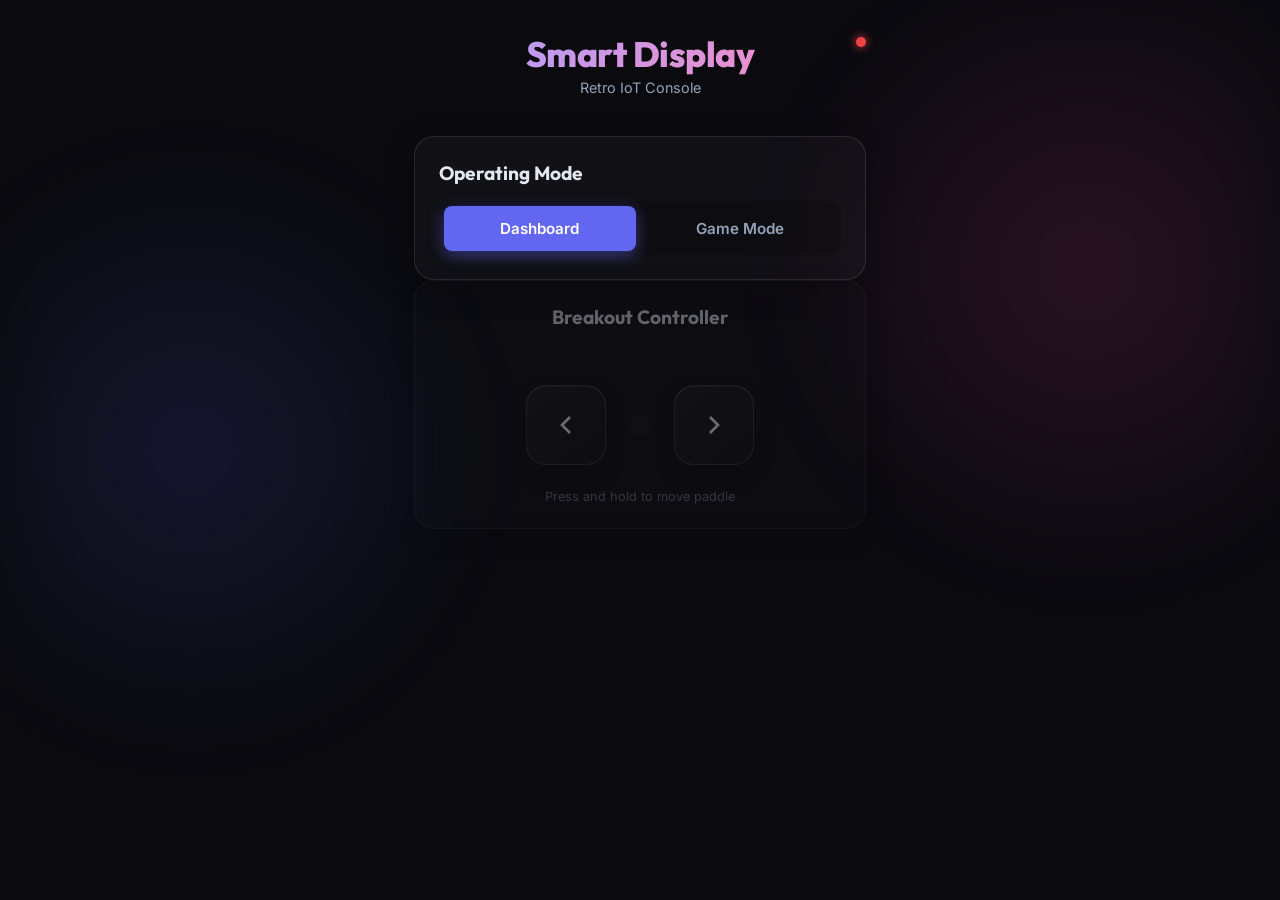
<file: data/index.html>
<!DOCTYPE html>
<html lang="en">
<head>
    <meta charset="UTF-8">
    <meta name="viewport" content="width=device-width, initial-scale=1.0, maximum-scale=1.0, user-scalable=no">
    <title>Smart Retro Display</title>
    <meta name="description" content="Dashboard and Game Controller for ESP8266 Retro Display">
    <link href="https://fonts.googleapis.com/css2?family=Inter:wght@400;500;600&family=Outfit:wght@500;700;800&display=swap" rel="stylesheet">
    <link rel="stylesheet" href="style.css">
</head>
<body>
    <div class="background-anim"></div>
    <div class="container">
        <header class="header">
            <div class="status-indicator" id="ws-status"></div>
            <h1>Smart Display</h1>
            <p>Retro IoT Console</p>
        </header>

        <main>
            <section class="card mode-selector">
                <h2>Operating Mode</h2>
                <div class="toggle-group">
                    <button class="btn active" id="btn-dashboard" onclick="setMode(0)">Dashboard</button>
                    <button class="btn" id="btn-game" onclick="setMode(1)">Game Mode</button>
                </div>
            </section>

            <section class="card controller-section" id="game-controller">
                <h2>Breakout Controller</h2>
                <div class="d-pad">
                    <button class="pad-btn" id="btn-left">
                        <svg viewBox="0 0 24 24" fill="none" stroke="currentColor" stroke-width="2"><path d="M15 18l-6-6 6-6"/></svg>
                    </button>
                    <div class="pad-center"></div>
                    <button class="pad-btn" id="btn-right">
                        <svg viewBox="0 0 24 24" fill="none" stroke="currentColor" stroke-width="2"><path d="M9 18l6-6-6-6"/></svg>
                    </button>
                </div>
                <p class="hint">Press and hold to move paddle</p>
            </section>
        </main>
    </div>
    <script src="script.js"></script>
</body>
</html>
</file>
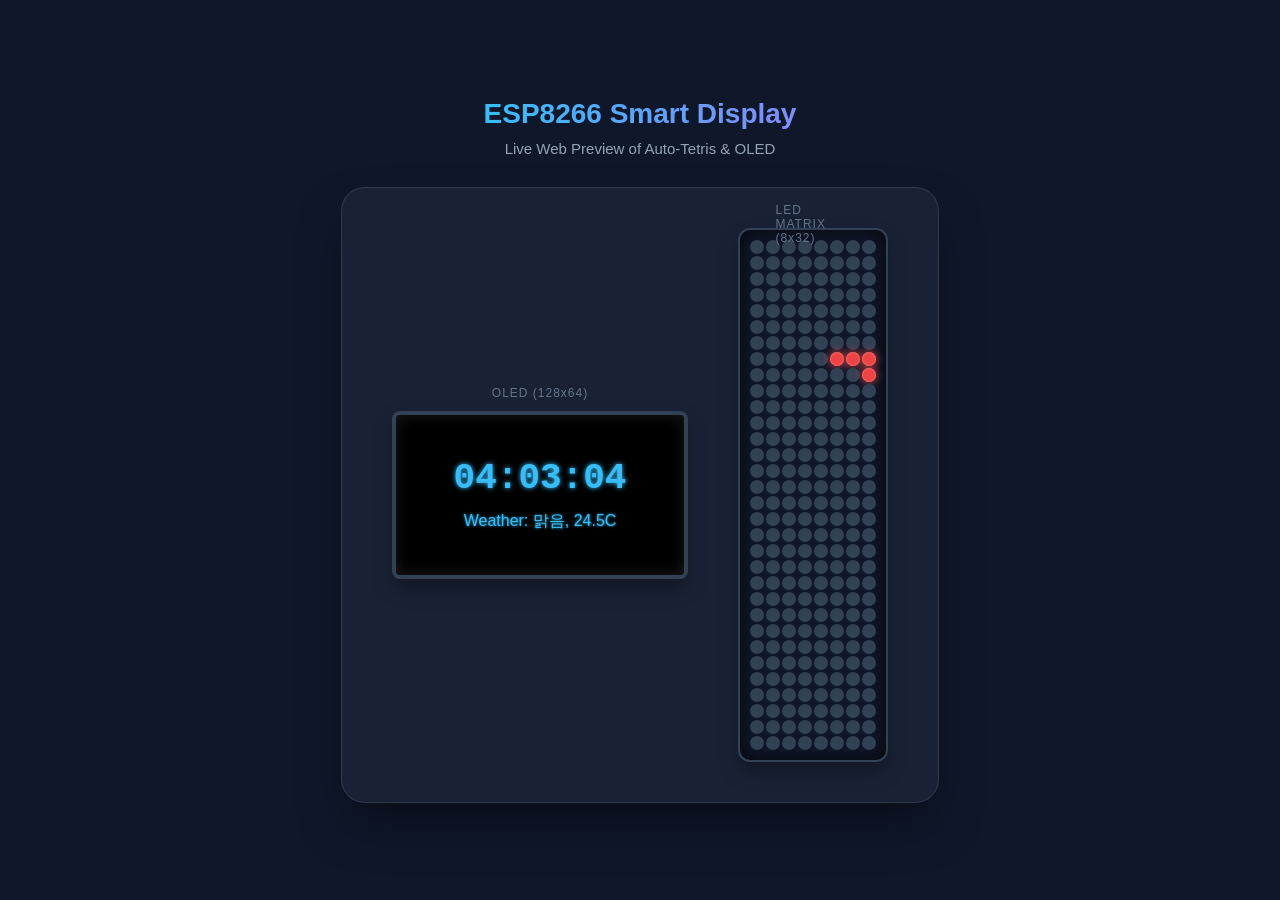
<file: preview.html>
<!DOCTYPE html>
<html lang="ko">
<head>
    <meta charset="UTF-8">
    <meta name="viewport" content="width=device-width, initial-scale=1.0">
    <title>ESP8266 Smart Display - Preview</title>
    <style>
        :root {
            --bg-color: #0f172a;
            --panel-bg: #1e293b;
            --led-off: #334155;
            --led-on: #ef4444; /* 빨간색 LED */
            --oled-bg: #000000;
            --oled-text: #38bdf8; /* 청록색 OLED */
        }
        body {
            margin: 0;
            padding: 0;
            background-color: var(--bg-color);
            color: #fff;
            font-family: 'Inter', -apple-system, sans-serif;
            display: flex;
            flex-direction: column;
            align-items: center;
            justify-content: center;
            min-height: 100vh;
        }
        .title {
            text-align: center;
            margin-bottom: 30px;
        }
        h1 { margin: 0 0 10px 0; font-size: 28px; font-weight: 700; background: linear-gradient(to right, #38bdf8, #818cf8); -webkit-background-clip: text; -webkit-text-fill-color: transparent; }
        p { margin: 0; color: #94a3b8; font-size: 15px; }
        .container {
            display: flex;
            gap: 50px;
            padding: 40px 50px;
            background: rgba(30, 41, 59, 0.7);
            border-radius: 24px;
            box-shadow: 0 25px 50px -12px rgba(0, 0, 0, 0.5);
            backdrop-filter: blur(10px);
            border: 1px solid rgba(255, 255, 255, 0.1);
            align-items: center;
        }
        /* OLED 스타일 */
        .oled-panel {
            width: 256px;
            height: 128px;
            background: var(--oled-bg);
            border-radius: 8px;
            padding: 16px;
            display: flex;
            flex-direction: column;
            justify-content: center;
            border: 4px solid #334155;
            box-shadow: inset 0 0 15px rgba(255,255,255,0.1), 0 10px 20px rgba(0,0,0,0.3);
            position: relative;
        }
        .oled-time {
            font-size: 36px;
            font-weight: bold;
            color: var(--oled-text);
            text-align: center;
            margin-bottom: 12px;
            font-family: 'Courier New', Courier, monospace;
            text-shadow: 0 0 5px var(--oled-text);
        }
        .oled-info {
            font-size: 16px;
            color: var(--oled-text);
            text-align: center;
            text-shadow: 0 0 3px var(--oled-text);
        }
        .oled-label {
            position: absolute;
            top: -25px;
            left: 50%;
            transform: translateX(-50%);
            font-size: 12px;
            color: #64748b;
            letter-spacing: 1px;
        }
        /* 매트릭스 스타일 */
        .matrix-wrapper {
            position: relative;
        }
        .matrix-label {
            position: absolute;
            top: -25px;
            left: 50%;
            transform: translateX(-50%);
            font-size: 12px;
            color: #64748b;
            letter-spacing: 1px;
        }
        .matrix-board {
            display: grid;
            grid-template-columns: repeat(8, 14px);
            grid-template-rows: repeat(32, 14px);
            gap: 2px;
            background: #0f172a;
            padding: 10px;
            border-radius: 12px;
            box-shadow: inset 0 0 20px rgba(0,0,0,0.8), 0 10px 20px rgba(0,0,0,0.3);
            border: 2px solid #334155;
        }
        .led {
            width: 100%;
            height: 100%;
            border-radius: 50%;
            background-color: var(--led-off);
            transition: background-color 0.05s, box-shadow 0.05s;
        }
        .led.on {
            background-color: var(--led-on);
            box-shadow: 0 0 8px var(--led-on), inset 0 0 2px rgba(255,255,255,0.5);
        }
    </style>
</head>
<body>

    <div class="title">
        <h1>ESP8266 Smart Display</h1>
        <p>Live Web Preview of Auto-Tetris & OLED</p>
    </div>

    <div class="container">
        <!-- OLED 시뮬레이션 -->
        <div class="matrix-wrapper">
            <div class="oled-label">OLED (128x64)</div>
            <div class="oled-panel">
                <div class="oled-time" id="oled-time">12:00:00</div>
                <div class="oled-info" id="oled-info">YouTube: 1,234</div>
            </div>
        </div>

        <!-- 8x32 매트릭스 시뮬레이션 -->
        <div class="matrix-wrapper">
            <div class="matrix-label">LED MATRIX (8x32)</div>
            <div class="matrix-board" id="matrix"></div>
        </div>
    </div>

    <script>
        // --- OLED 업데이트 로직 ---
        function updateOLED() {
            const now = new Date();
            const timeStr = now.getHours().toString().padStart(2, '0') + ':' + 
                            now.getMinutes().toString().padStart(2, '0') + ':' + 
                            now.getSeconds().toString().padStart(2, '0');
            document.getElementById('oled-time').textContent = timeStr;
            
            // 번갈아가며 보여주기
            const seconds = now.getSeconds();
            if (Math.floor(seconds / 10) % 2 === 0) {
                document.getElementById('oled-info').textContent = "Weather: 맑음, 24.5C";
            } else {
                document.getElementById('oled-info').textContent = "gihunham YT: 1,234명";
            }
        }
        setInterval(updateOLED, 1000);
        updateOLED();

        // --- 오토 테트리스 엔진 로직 (C++ 코드 기반) ---
        const BOARD_WIDTH = 8;
        const BOARD_HEIGHT = 32;
        const PIECES = [
            [[0,0], [1,0], [0,1], [1,1]], // O
            [[0,0], [0,1], [0,2], [0,3]], // I
            [[0,0], [0,1], [0,2], [1,2]], // L
            [[1,0], [1,1], [1,2], [0,2]], // J
            [[0,1], [1,1], [1,0], [2,0]], // S
            [[0,0], [1,0], [1,1], [2,1]], // Z
            [[0,0], [1,0], [2,0], [1,1]]  // T
        ];

        let board = Array.from({length: BOARD_WIDTH}, () => Array(BOARD_HEIGHT).fill(0));
        let currentPiece, pieceX, pieceY, rotation;
        let targetX, targetRotation;
        
        let isGameOver = false;
        let gameOverPhase = 0;
        let gameOverY = 0;

        const matrixDiv = document.getElementById('matrix');
        const leds = [];

        // DOM에 LED 생성
        for (let y = 0; y < BOARD_HEIGHT; y++) {
            for (let x = 0; x < BOARD_WIDTH; x++) {
                const led = document.createElement('div');
                led.className = 'led';
                matrixDiv.appendChild(led);
                leds.push(led);
            }
        }

        // 매트릭스 그리기
        function draw() {
            leds.forEach(led => led.className = 'led'); // Clear

            for (let x = 0; x < BOARD_WIDTH; x++) {
                for (let y = 0; y < BOARD_HEIGHT; y++) {
                    if (board[x][y]) {
                        leds[y * BOARD_WIDTH + x].classList.add('on');
                    }
                }
            }

            if (!isGameOver) {
                for (let i = 0; i < 4; i++) {
                    let px = PIECES[currentPiece][i][0];
                    let py = PIECES[currentPiece][i][1];
                    for(let j=0; j<rotation; j++) { let t = px; px = 1-py; py = t; }
                    let drawX = pieceX + px;
                    let drawY = pieceY + py;
                    if (drawX >= 0 && drawX < BOARD_WIDTH && drawY >= 0 && drawY < BOARD_HEIGHT) {
                        leds[drawY * BOARD_WIDTH + drawX].classList.add('on');
                    }
                }
            }
        }

        // 충돌 검사
        function checkCollision(x, y, r, p = currentPiece) {
            for (let i = 0; i < 4; i++) {
                let px = PIECES[p][i][0];
                let py = PIECES[p][i][1];
                for(let j=0; j<r; j++) { let t = px; px = 1-py; py = t; }
                let nx = x + px;
                let ny = y + py;
                if (nx < 0 || nx >= BOARD_WIDTH || ny >= BOARD_HEIGHT) return true;
                if (ny >= 0 && board[nx][ny]) return true;
            }
            return false;
        }

        // 보드 점수 평가 (휴리스틱 AI)
        function evaluateBoard(x, y, r) {
            return -(y * -1.0) + Math.random(); // 최대한 낮게 쌓도록 유도
        }

        // 최적 위치 계산
        function calculateBestMove() {
            let bestScore = -1000000;
            targetX = pieceX;
            targetRotation = 0;

            for (let r = 0; r < 4; r++) {
                for (let x = -2; x < BOARD_WIDTH; x++) {
                    let y = 0;
                    while (!checkCollision(x, y + 1, r)) y++;
                    if (checkCollision(x, y, r)) continue;

                    let s = evaluateBoard(x, y, r);
                    if (s > bestScore) {
                        bestScore = s;
                        targetX = x;
                        targetRotation = r;
                    }
                }
            }
        }

        // 블록 생성
        function spawnPiece() {
            currentPiece = Math.floor(Math.random() * 7);
            pieceX = Math.floor(BOARD_WIDTH / 2) - 1;
            pieceY = 0;
            rotation = 0;
            calculateBestMove();
            
            // 생성되자마자 충돌하면 게임 오버
            if (checkCollision(pieceX, pieceY, rotation)) {
                isGameOver = true;
                gameOverPhase = 1;
                gameOverY = 0;
            }
        }

        // 블록 고정 및 라인 삭제
        function lockPiece() {
            for (let i = 0; i < 4; i++) {
                let px = PIECES[currentPiece][i][0];
                let py = PIECES[currentPiece][i][1];
                for(let j=0; j<rotation; j++) { let t = px; px = 1-py; py = t; }
                if (pieceY + py >= 0) board[pieceX + px][pieceY + py] = 1;
            }
            
            // 라인 삭제 로직
            for (let y = BOARD_HEIGHT - 1; y >= 0; y--) {
                let full = true;
                for (let x = 0; x < BOARD_WIDTH; x++) if (!board[x][y]) full = false;
                if (full) {
                    for (let ty = y; ty > 0; ty--) {
                        for (let tx = 0; tx < BOARD_WIDTH; tx++) {
                            board[tx][ty] = board[tx][ty - 1];
                        }
                    }
                    for (let tx = 0; tx < BOARD_WIDTH; tx++) board[tx][0] = 0;
                    y++; // 현재 라인 재검사
                }
            }
        }

        function reset() {
            board = Array.from({length: BOARD_WIDTH}, () => Array(BOARD_HEIGHT).fill(0));
            isGameOver = false;
            gameOverPhase = 0;
            spawnPiece();
        }

        // 메인 게임 루프 (C++의 update 함수 역할)
        function gameLoop() {
            if (isGameOver) {
                // 게임 오버 애니메이션
                if (gameOverPhase === 1) {
                    for (let x = 0; x < BOARD_WIDTH; x++) board[x][gameOverY] = 1;
                    gameOverY++;
                    if (gameOverY >= BOARD_HEIGHT) {
                        gameOverPhase = 2;
                        gameOverY = BOARD_HEIGHT - 1;
                    }
                } else if (gameOverPhase === 2) {
                    for (let x = 0; x < BOARD_WIDTH; x++) board[x][gameOverY] = 0;
                    gameOverY--;
                    if (gameOverY < 0) {
                        reset();
                    }
                }
                draw();
                setTimeout(gameLoop, 30); // 애니메이션 속도
                return;
            }

            // 블록 이동 로직
            if (rotation !== targetRotation) {
                rotation = (rotation + 1) % 4;
            } else if (pieceX < targetX) {
                pieceX++;
            } else if (pieceX > targetX) {
                pieceX--;
            } else if (!checkCollision(pieceX, pieceY + 1, rotation)) {
                pieceY++;
            } else {
                lockPiece();
                spawnPiece();
            }

            draw();
            setTimeout(gameLoop, 100); // 블록 떨어지는 속도
        }

        // 초기화 및 시작
        reset();
        gameLoop();
    </script>
</body>
</html>
</file>
<file: data/style.css>
:root {
    --bg-dark: #0a0a0f;
    --primary: #6366f1;
    --primary-glow: rgba(99, 102, 241, 0.5);
    --secondary: #ec4899;
    --card-bg: rgba(255, 255, 255, 0.03);
    --card-border: rgba(255, 255, 255, 0.1);
    --text-main: #f8fafc;
    --text-muted: #94a3b8;
}

* {
    box-sizing: border-box;
    margin: 0;
    padding: 0;
    -webkit-tap-highlight-color: transparent;
}

body {
    font-family: 'Inter', sans-serif;
    background-color: var(--bg-dark);
    color: var(--text-main);
    min-height: 100vh;
    overflow-x: hidden;
    position: relative;
}

.background-anim {
    position: fixed;
    top: 0; left: 0; width: 100vw; height: 100vh;
    background: radial-gradient(circle at 15% 50%, rgba(99, 102, 241, 0.15), transparent 25%),
                radial-gradient(circle at 85% 30%, rgba(236, 72, 153, 0.15), transparent 25%);
    z-index: -1;
    filter: blur(40px);
}

.container {
    max-width: 500px;
    margin: 0 auto;
    padding: 2rem 1.5rem;
    display: flex;
    flex-direction: column;
    gap: 1.5rem;
}

.header {
    text-align: center;
    position: relative;
    margin-bottom: 1rem;
}

.header h1 {
    font-family: 'Outfit', sans-serif;
    font-size: 2.2rem;
    font-weight: 800;
    background: linear-gradient(135deg, #a8a2ff, #ff89c0);
    -webkit-background-clip: text;
    -webkit-text-fill-color: transparent;
    letter-spacing: -0.5px;
}

.header p {
    color: var(--text-muted);
    font-size: 0.9rem;
    margin-top: 0.2rem;
}

.status-indicator {
    width: 10px;
    height: 10px;
    border-radius: 50%;
    background-color: #ef4444; /* red default */
    position: absolute;
    top: 5px;
    right: 0px;
    box-shadow: 0 0 10px #ef4444;
    transition: all 0.3s ease;
}
.status-indicator.connected {
    background-color: #10b981;
    box-shadow: 0 0 10px #10b981;
}

.card {
    background: var(--card-bg);
    border: 1px solid var(--card-border);
    border-radius: 20px;
    padding: 1.5rem;
    backdrop-filter: blur(10px);
    box-shadow: 0 8px 32px rgba(0, 0, 0, 0.2);
}

.card h2 {
    font-family: 'Outfit', sans-serif;
    font-size: 1.2rem;
    margin-bottom: 1rem;
    color: #e2e8f0;
}

.toggle-group {
    display: flex;
    gap: 0.5rem;
    background: rgba(0,0,0,0.2);
    padding: 0.3rem;
    border-radius: 12px;
}

.btn {
    flex: 1;
    padding: 0.8rem;
    border: none;
    background: transparent;
    color: var(--text-muted);
    font-family: 'Inter', sans-serif;
    font-weight: 600;
    font-size: 0.95rem;
    border-radius: 8px;
    cursor: pointer;
    transition: all 0.2s ease;
}

.btn.active {
    background: var(--primary);
    color: white;
    box-shadow: 0 4px 15px var(--primary-glow);
}

.controller-section {
    display: flex;
    flex-direction: column;
    align-items: center;
    gap: 1.5rem;
}

.d-pad {
    display: flex;
    align-items: center;
    gap: 1.5rem;
    margin-top: 1rem;
}

.pad-btn {
    width: 80px;
    height: 80px;
    border-radius: 20px;
    border: 1px solid rgba(255,255,255,0.15);
    background: linear-gradient(145deg, rgba(255,255,255,0.05), rgba(255,255,255,0.01));
    color: white;
    display: flex;
    justify-content: center;
    align-items: center;
    cursor: pointer;
    transition: all 0.1s ease;
    box-shadow: 0 10px 20px rgba(0,0,0,0.2), inset 0 1px 0 rgba(255,255,255,0.1);
}

.pad-btn svg {
    width: 32px;
    height: 32px;
}

.pad-btn:active, .pad-btn.pressed {
    transform: translateY(4px) scale(0.95);
    background: var(--primary);
    box-shadow: 0 0px 15px var(--primary-glow), inset 0 2px 5px rgba(0,0,0,0.3);
    border-color: transparent;
}

.pad-center {
    width: 20px;
    height: 20px;
    border-radius: 50%;
    background: rgba(255,255,255,0.05);
}

.hint {
    color: var(--text-muted);
    font-size: 0.8rem;
    text-align: center;
    opacity: 0.7;
}
</file>
